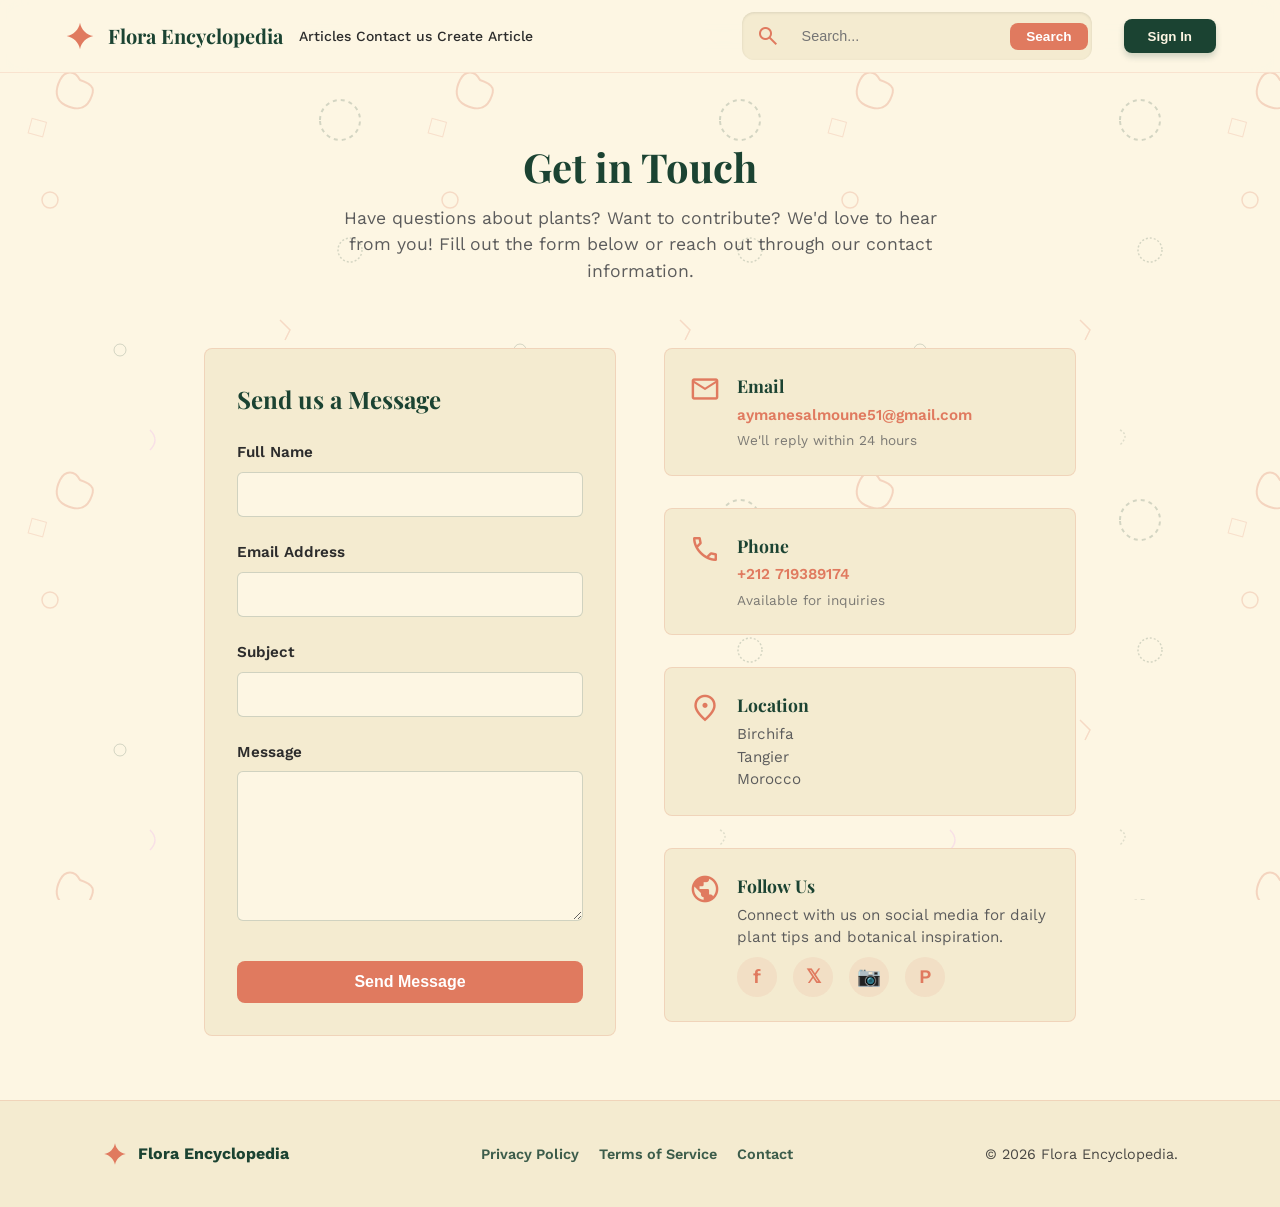
<file: src/2/contact.html>
<!DOCTYPE html>
<html lang="en">
<head>
    <meta charset="UTF-8">
    <meta name="viewport" content="width=device-width, initial-scale=1.0">
    <title>Contact Us - Flora Encyclopedia</title>
    <link rel="stylesheet" href="style.css">
    <link rel="stylesheet" href="contact.css">
    <link rel="stylesheet" href="search-dropdown.css">
    <link href="https://fonts.googleapis.com/css2?family=Work+Sans:wght@400;500;700;900&family=Playfair+Display:ital,wght@0,400;0,700;1,400&display=swap" rel="stylesheet">
    <link href="https://fonts.googleapis.com/css2?family=Material+Symbols+Outlined" rel="stylesheet">
</head>
<body>
    <div class="doodle-overlay"></div>

    <div class="page-wrapper">
        <header class="main-header">
            <div class="logo-group">
                <svg class="logo-icon" fill="none" viewBox="0 0 48 48">
                    <path d="M24 4C25.7818 14.2173 33.7827 22.2182 44 24C33.7827 25.7818 25.7818 33.7827 24 44C22.2182 33.7827 14.2173 25.7818 4 24C14.2173 22.2182 22.2182 14.2173 24 4Z" fill="currentColor"></path>
                </svg>
                <h2 class="site-title">Flora Encyclopedia</h2>
            </div>
            
            <nav class="desktop-nav">
                <a href="index.php">Articles</a>
                <a href="contact.html">Contact us</a>
                <a href="create.php">Create Article</a>
            </nav>
            
            <div class="search-box header-search">
                <span class="material-symbols-outlined search-icon">search</span>
                <div class="search-container">
                    <input type="text" id="contact-search-input" placeholder="Search..." autocomplete="off">
                    <div id="contact-search-dropdown" class="search-dropdown"></div>
                </div>
                <button class="btn-explore" id="contact-search-btn">Search</button>
            </div>
            
            <button class="btn-signin">Sign In</button>
        </header>

        <main class="contact-container">
            <section class="contact-header">
                <h1>Get in Touch</h1>
                <p>Have questions about plants? Want to contribute? We'd love to hear from you! Fill out the form below or reach out through our contact information.</p>
            </section>

            <div class="contact-content">
                <!-- Contact Form -->
                <div class="contact-form">
                    <h2>Send us a Message</h2>
                    <form>
                        <div class="form-group">
                            <label for="name">Full Name</label>
                            <input type="text" id="name" name="name" required>
                        </div>

                        <div class="form-group">
                            <label for="email">Email Address</label>
                            <input type="email" id="email" name="email" required>
                        </div>

                        <div class="form-group">
                            <label for="subject">Subject</label>
                            <input type="text" id="subject" name="subject" required>
                        </div>

                        <div class="form-group">
                            <label for="message">Message</label>
                            <textarea id="message" name="message" required></textarea>
                        </div>

                        <button type="submit" class="btn-submit">Send Message</button>
                    </form>
                </div>

                <!-- Contact Info -->
                <div class="contact-info">
                    <div class="info-card">
                        <span class="material-symbols-outlined icon">mail</span>
                        <div>
                            <h3>Email</h3>
                            <p><a href="mailto:aymanesalmoune51@gmail.com">aymanesalmoune51@gmail.com</a></p>
                            <p style="font-size: 0.85rem; color: rgba(92, 92, 92, 0.8); margin-top: 0.25rem;">We'll reply within 24 hours</p>
                        </div>
                    </div>

                    <div class="info-card">
                        <span class="material-symbols-outlined icon">phone</span>
                        <div>
                            <h3>Phone</h3>
                            <p><a href="tel:+212719389174">+212 719389174</a></p>
                            <p style="font-size: 0.85rem; color: rgba(92, 92, 92, 0.8); margin-top: 0.25rem;">Available for inquiries</p>
                        </div>
                    </div>

                    <div class="info-card">
                        <span class="material-symbols-outlined icon">location_on</span>
                        <div>
                            <h3>Location</h3>
                            <p>Birchifa<br>Tangier<br>Morocco</p>
                        </div>
                    </div>

                    <div class="info-card">
                        <span class="material-symbols-outlined icon">public</span>
                        <div>
                            <h3>Follow Us</h3>
                            <p>Connect with us on social media for daily plant tips and botanical inspiration.</p>
                            <div class="social-links">
                                <a href="#" title="Facebook">f</a>
                                <a href="#" title="Twitter">𝕏</a>
                                <a href="#" title="Instagram">📷</a>
                                <a href="#" title="Pinterest">P</a>
                            </div>
                        </div>
                    </div>
                </div>
            </div>

            <!-- FAQ Section
            <section class="faq-section">
                <h2>Frequently Asked Questions</h2>
                
                <div class="faq-item">
                    <h3>How can I contribute articles to Flora Encyclopedia?</h3>
                    <p>We welcome contributions from botanists, gardeners, and plant enthusiasts! Please email us at contribute@floraencyclopedia.com with your article proposal, including the plant species you'd like to feature and your expertise in that area.</p>
                </div>

                <div class="faq-item">
                    <h3>What should I do if I find incorrect information?</h3>
                    <p>We strive for accuracy in all our articles. If you notice any errors or outdated information, please contact us immediately with details about the issue and we'll investigate and correct it right away.</p>
                </div>

                <div class="faq-item">
                    <h3>Can I use images from the site in my project?</h3>
                    <p>All images on Flora Encyclopedia are used with proper permissions. For usage rights and licensing information, please contact our team. Most images are available for educational and non-commercial use with proper attribution.</p>
                </div>

                <div class="faq-item">
                    <h3>How often are new articles published?</h3>
                    <p>We publish new articles regularly, typically 2-3 new pieces every week. Subscribe to our newsletter to stay updated with the latest botanical discoveries and plant care guides.</p>
                </div>

                <div class="faq-item">
                    <h3>Do you offer consultations or expert advice?</h3>
                    <p>Yes! For personalized plant advice and consultations, please contact our expert team. We offer paid consulting services for gardeners, landscapers, and botanical projects.</p>
                </div>
            </section> -->
        </main>

        <footer class="main-footer">
            <div class="footer-content">
                <div class="footer-logo">
                    <svg class="logo-icon mini" fill="none" viewBox="0 0 48 48"><path d="M24 4C25.7818 14.2173 33.7827 22.2182 44 24C33.7827 25.7818 25.7818 33.7827 24 44C22.2182 33.7827 14.2173 25.7818 4 24C14.2173 22.2182 22.2182 14.2173 24 4Z" fill="currentColor"></path></svg>
                    <span>Flora Encyclopedia</span>
                </div>
                <div class="footer-links">
                    <a href="#">Privacy Policy</a>
                    <a href="#">Terms of Service</a>
                    <a href="contact.html">Contact</a>
                </div>
                <p class="copyright">© 2026 Flora Encyclopedia.</p>
            </div>
        </footer>
    </div>
</body>
<script>
// Search dropdown functionality
function setupSearchDropdown(inputId, dropdownId, buttonId) {
    const input = document.getElementById(inputId);
    const dropdown = document.getElementById(dropdownId);
    const button = document.getElementById(buttonId);

    input.addEventListener('input', async (e) => {
        const query = e.target.value.trim();
        
        if (query.length < 2) {
            dropdown.classList.remove('active');
            return;
        }

        try {
            const response = await fetch('search-api.php?q=' + encodeURIComponent(query));
            const results = await response.json();

            if (results.length === 0) {
                dropdown.innerHTML = '<div class="search-no-results">No articles found</div>';
            } else {
                dropdown.innerHTML = results.map(article => `
                    <a href="article_page.php?id=${article.id}" class="search-result-item">
                        <img src="${article.image_path ? article.image_path : '../../assets/imgs/placeholder.jpg'}" alt="${article.title}" class="search-result-img">
                        <div class="search-result-content">
                            <div class="search-result-title">${article.title}</div>
                            <div class="search-result-category">${article.category_name}</div>
                        </div>
                    </a>
                `).join('');
            }
            dropdown.classList.add('active');
        } catch (error) {
            console.error('Search error:', error);
        }
    });

    // Close dropdown when clicking outside
    document.addEventListener('click', (e) => {
        if (e.target !== input && !dropdown.contains(e.target)) {
            dropdown.classList.remove('active');
        }
    });

    // Handle button click
    button.addEventListener('click', (e) => {
        if (input.value.trim()) {
            window.location.href = 'index.php?search=' + encodeURIComponent(input.value);
        }
    });

    // Handle Enter key
    input.addEventListener('keypress', (e) => {
        if (e.key === 'Enter' && input.value.trim()) {
            window.location.href = 'index.php?search=' + encodeURIComponent(input.value);
        }
    });
}

// Initialize search dropdown
setupSearchDropdown('contact-search-input', 'contact-search-dropdown', 'contact-search-btn');
</script>
</html>
</file>
<file: src/2/style.css>
/* Variables & Setup */
:root {
    --primary: #1b4332;
    --accent: #e07a5f;
    --highlight: #e883fa;
    --paper: #fdf6e3;
    --paper-dark: #f4ebd0;
    --neutral-600: #5c5c5c;
    --neutral-800: #2c2c2c;
    --font-display: 'Playfair Display', serif;
    --font-body: 'Work Sans', sans-serif;
}

* {
    box-sizing: border-box;
    margin: 0;
    padding: 0;
}

body {
    background-color: var(--paper);
    color: var(--neutral-800);
    font-family: var(--font-body);
    line-height: 1.5;
    overflow-x: hidden;
}

/* Scrollbar */
::-webkit-scrollbar { width: 8px; }
::-webkit-scrollbar-track { background: var(--paper); }
::-webkit-scrollbar-thumb { 
    background: var(--accent); 
    border-radius: 4px; 
}
::-webkit-scrollbar-thumb:hover { background: var(--primary); }

/* Doodle Pattern Background */
.doodle-overlay {
    position: fixed;
    inset: 0;
    background-image: url("data:image/svg+xml,%3Csvg width='400' height='400' viewBox='0 0 400 400' xmlns='http://www.w3.org/2000/svg'%3E%3Cg fill='none' fill-rule='evenodd'%3E%3Cpath d='M80 80c-5-10-15-10-20 0s-5 20 5 25 20 5 25-5 5-15-10-20z' stroke='%23e07a5f' stroke-width='2' opacity='0.3'/%3E%3Cpath d='M320 120c0-12 10-20 20-20s20 8 20 20-10 20-20 20-20-8-20-20z' stroke='%231b4332' stroke-width='2' stroke-dasharray='4 4' opacity='0.2'/%3E%3Ccircle cx='50' cy='200' r='8' stroke='%23e07a5f' stroke-width='1.5' opacity='0.25'/%3E%3Ccircle cx='350' cy='250' r='12' stroke='%231b4332' stroke-width='1.5' stroke-dasharray='2 2' opacity='0.2'/%3E%3Cpath d='M150 30 Q160 40 150 50' stroke='%23e883fa' stroke-width='1.5' opacity='0.2'/%3E%3Cpath d='M280 320 L290 330 L285 340' stroke='%23e07a5f' stroke-width='1.5' opacity='0.25'/%3E%3Ccircle cx='120' cy='350' r='6' stroke='%231b4332' stroke-width='1' opacity='0.2'/%3E%3Cpath d='M320 30 Q330 35 320 45' stroke='%231b4332' stroke-width='1.5' stroke-dasharray='2 2' opacity='0.15'/%3E%3Crect x='30' y='120' width='15' height='15' stroke='%23e07a5f' stroke-width='1' opacity='0.2' transform='rotate(15 37 127)'/%3E%3Cpath d='M200 80 M205 85 M200 90' stroke='%23e883fa' stroke-width='1' opacity='0.25'/%3E%3C/g%3E%3C/svg%3E");
    opacity: 0.9;
    pointer-events: none;
    z-index: -1;
}

.page-wrapper {
    position: relative;
    z-index: 10;
    width: 100%; 
    min-height: 100vh;
    display: flex;
    flex-direction: column;
}

/* Header */
.main-header {
    display: flex;
    justify-content: space-between;
    align-items: center;
    padding: 0.75rem 5%; /* Tightened padding for a sleeker look */
    gap: 1rem;
    
    /* Transparency & Blur */
    background: rgba(253, 246, 227, 0.75);
    backdrop-filter: blur(12px);
    -webkit-backdrop-filter: blur(12px); 
    
    border-bottom: 1px solid rgba(224, 122, 95, 0.15);
    position: sticky;
    top: 0;
    z-index: 100;
    width: 100%; 
    left: 0;
}

.logo-group {
    display: flex;
    align-items: center;
    gap: 0.75rem;
    color: var(--primary);
    flex-shrink: 0;
}

.logo-icon { width: 32px; height: 32px; color: var(--accent); }
.site-title { font-family: var(--font-display); font-weight: 700; font-size: 1.25rem; }

.desktop-nav {
    justify-content: flex-end; /* Pushes links toward the search bar */
    flex: 1; 
    gap: 1.5rem; /* Reduced gap to make room for search */
}
.desktop-nav a {
    text-decoration: none;
    color: var(--neutral-800);
    font-size: 0.875rem;
    font-weight: 500;
    transition: color 0.3s;
    white-space: nowrap;
}

.desktop-nav a:hover { text-decoration: underline; }

.btn-signin {
    background: var(--primary);
    color: var(--paper);
    padding: 0.6rem 1.5rem;
    border: none;
    border-radius: 8px;
    font-weight: 700;
    cursor: pointer;
    box-shadow: 0 4px 6px rgba(27, 67, 50, 0.2);
    transition: background 0.2s ease, transform 0.2s ease, box-shadow 0.2s ease;
    flex-shrink: 0;
}

.btn-signin:hover {
    filter: brightness(1.1);
    transform: translateY(-1px);
    box-shadow: 0 6px 12px rgba(27, 67, 50, 0.3);
}
/* header search  */
.header-search {
    flex: 0 1 350px; 
    margin: 0 1rem;  
}

.header-search input {
    padding: 8px; 
    font-size: 0.9rem;
    width: 100%;
}
.header-search .btn-explore {
    padding: 6px 16px; 
    font-size: 0.85rem;
}

/* Hero Section */
.content-container {
    max-width: 80rem;
    margin: 0 auto;
    padding: 3rem 5%;
    width: 100%;
}

.hero {
    display: flex;
    flex-wrap: wrap-reverse;
    gap: 4rem;
    align-items: center;
    margin-bottom: 4rem;
}

.hero-text { flex: 1; min-width: 300px; }

.hero-title {
    font-family: var(--font-display);
    font-size: 4rem;
    line-height: 1.1;
    margin-bottom: 1.5rem;
    color: var(--primary);
}

.gradient-text {
    background: linear-gradient(to right, var(--accent), var(--highlight));
    background-clip: border-box;
    -webkit-background-clip: text;
    -webkit-text-fill-color: transparent;
    font-style: normal;
}

.hero-description {
    font-size: 1.125rem;
    color: var(--neutral-600);
    border-left: 4px solid rgba(224, 122, 95, 0.3);
    padding-left: 1rem;
    margin-bottom: 2rem;
}

.popular-text {
    font-size: 0.85rem;
    color: var(--neutral-600);
    margin-top: 1rem;
}

.popular-text a {
    text-decoration: none;
    color: var(--accent);
    font-weight: 500;
    transition: color 0.2s ease;
}

.popular-text a:hover {
    text-decoration: underline;
}

.search-box {
    display: flex;
    align-items: center;
    background: var(--paper-dark);
    padding: 4px;
    border-radius: 12px;
    box-shadow: inset 0 1px 3px rgba(0,0,0,0.1);
    transition: all 0.3s ease;
}

.search-icon { padding: 0 10px; color: var(--accent); }

.search-box input {
    flex: 1;
    background: transparent;
    border: none;
    padding: 12px;
    outline: none;
}

.btn-explore {
    background: var(--accent);
    color: white;
    border: none;
    padding: 10px 24px;
    border-radius: 8px;
    font-weight: 700;
    cursor: pointer;
    transition: background 0.2s ease, transform 0.2s ease, box-shadow 0.2s ease;
}

.btn-explore:hover {
    filter: brightness(1.08);
    transform: translateY(-1px);
    box-shadow: 0 6px 12px rgba(27, 67, 50, 0.25);
}

.hero-image-wrapper { flex: 1; display: flex; justify-content: center; }

.photo-frame {
    border: 8px solid white;
    box-shadow: 0 20px 40px rgba(27, 67, 50, 0.15);
    transform: rotate(1deg);
    max-width: 450px;
    transition: transform 0.7s;
}

.photo-frame img { width: 100%; display: block; filter: sepia(0.2); }

.photo-frame:hover { transform: rotate(0) scale(1.02); }

/* Article Grid */
.articles-section{
    margin: 4rem 0rem;
}

.category-section {
    margin: 1.5rem 0;
}

.section-header {
    display: flex;
    justify-content: space-between;
    align-items: flex-end;
    border-bottom: 1px solid rgba(224, 122, 95, 0.2);
    padding-bottom: 1rem;
    margin-bottom: 2rem;
}

.section-title { font-family: var(--font-display); font-size: 2.25rem; position: relative; color: var(--primary); }

.section-title::after {
    content: '';
    position: absolute;
    bottom: -1rem;
    left: 0;
    width: 60px;
    height: 4px;
    background: var(--highlight);
    border-radius: 2px;
}

.view-all {
    text-decoration: none;
    color: var(--accent);
    font-weight: 500;
    font-size: 0.9rem;
    display: flex;
    align-items: center;
    gap: 0.35rem;
    transition: color 0.2s ease;
}

.view-all:hover {
    text-decoration: underline;
}

.view-all .material-symbols-outlined {
    font-size: 1rem;
}

.article-grid {
    display: grid;
    grid-template-columns: repeat(auto-fit, minmax(300px, 1fr));
    gap: 1.5rem;
    align-items: stretch;
}

.card {
    background: var(--paper-dark);
    border-radius: 4px;
    overflow: hidden;
    border: 1px solid rgba(224, 122, 95, 0.3);
    transition: transform 0.3s, box-shadow 0.3s;
    position: relative;
    cursor: pointer;
    display: flex;
    flex-direction: column;
}

.card:hover { 
    transform: translateY(-5px); 
    box-shadow: 0 10px 20px rgba(0,0,0,0.05); 
}

.card:hover h3 {
    color: var(--highlight);
}

.card:hover .read-link {
    color: var(--highlight);
}

.card-img-container { height: 200px; overflow: hidden; }

.card-img-container img { 
    width: 100%; 
    height: 100%; 
    object-fit: cover;
    transition: transform 0.3s ease;
}

.card:hover .card-img-container img {
    transform: scale(1.08);
}

.card-body { 
    padding: 1.25rem;
    display: flex;
    flex-direction: column;
    flex: 1;
}

.card-body h3 {
    transition: color 0.2s ease;
}

.card-body p {
    display: -webkit-box;
    -webkit-line-clamp: 2;
    -webkit-box-orient: vertical;
    overflow: hidden;
    text-overflow: ellipsis;
}

.card-meta { display: flex; align-items: center; gap: 0.5rem; margin-bottom: 1rem; }

.read-time { font-size: 0.75rem; font-weight: 400; color: var(--neutral-600); }

.badge { font-size: 0.7rem; font-weight: 700; padding: 2px 8px; border-radius: 99px; }

.flower { background: rgba(224, 122, 95, 0.1); color: var(--accent); }

.read-link {
    text-decoration: none;
    color: var(--accent);
    font-weight: 700;
    font-size: 0.8rem;
    display: flex;
    align-items: center;
    gap: 5px;
    margin-top: auto;
    transition: color 0.2s ease;
    position: relative;
    z-index: 1;
}

/* Category Grid */
.category-grid {
    display: flex;
    flex-wrap: wrap;
    gap: 1rem;
    margin: 1.5rem 0;
    justify-content: flex-start;
}

.category-card {
    display: flex;
    flex-direction: row;
    align-items: center;
    justify-content: flex-start;
    text-decoration: none;
    color: var(--neutral-800);
    padding: 0.75rem 1.2rem;
    background: var(--paper-dark);
    border: 1px solid rgba(27, 67, 50, 0.12);
    gap: 0.8rem;
    transition: all 0.3s ease;
    max-width: 200px;
}

.category-card h3 {
    font-family: var(--font-display);
    font-size: 0.95rem;
    font-weight: 600;
    margin: 0;
    text-align: center;
    white-space: nowrap;
}

.category-card .material-symbols-outlined {
    font-size: 1.25rem;
    width: 32px;
    height: 32px;
    display: flex;
    align-items: center;
    justify-content: center;
    background: rgba(27, 67, 50, 0.08);
    border-radius: 50%;
    color: var(--accent);
    transition: all 0.3s ease;
    flex-shrink: 0;
}

.category-card:hover {
    border-color: var(--accent);
    box-shadow: 0 4px 12px rgba(224, 122, 95, 0.15);
}

.category-card:hover .material-symbols-outlined {
    background: rgba(224, 122, 95, 0.15);
    color: var(--accent);
}

.category-card:hover h3 {
    color: var(--accent);
}

/* Footer */
.main-footer {
    background: var(--paper-dark);
    color: #2c2c2c;
    padding: 2.5rem 8%;
    border-top: 1px solid rgba(224, 122, 95, 0.2);
}

.footer-content {
    max-width: 1100px;
    margin: 0 auto;
    display: flex;
    flex-direction: row;
    flex-wrap: wrap;
    justify-content: space-between;
    align-items: center;
    gap: 1rem;
    width: 100%;
}

.footer-logo {
    display: flex;
    align-items: center;
    gap: 0.6rem;
    color: var(--primary);
    font-weight: 700;
    font-size: 1rem;
}

.footer-logo .logo-icon.mini { width: 26px; height: 26px; color: var(--accent); }

.footer-links {
    display: flex;
    gap: 1.25rem;
    flex-wrap: wrap;
    justify-content: center;
}

.footer-links a {
    color: rgba(27, 67, 50, 0.85);
    font-size: 0.90rem;
    text-decoration: none;
    font-weight: 600;
    transition: color 0.2s ease;
}

.footer-links a:hover { text-decoration: underline; }

.footer-content .copyright {
    color: rgba(44, 44, 44, 0.85);
    font-size: 0.9rem;
    margin: 0;
}

@media (max-width: 768px) {
    .footer-content {
        flex-direction: column;
        align-items: center;
        text-align: center;
    }
    .footer-links { justify-content: center; }
}
</file>
<file: src/2/contact.css>
/* Contact Page Styles */
.contact-header {
    text-align: center;
    padding: 2rem 5%;
    margin: 2rem 0;
}

.contact-header h1 {
    font-family: var(--font-display);
    font-size: 2.5rem;
    color: var(--primary);
    margin-bottom: 0.5rem;
}

.contact-header p {
    font-size: 1.1rem;
    color: var(--neutral-600);
    max-width: 600px;
    margin: 0 auto;
}

.contact-container {
    max-width: 1000px;
    margin: 0 auto;
    padding: 0 5%;
}

.contact-content {
    display: grid;
    grid-template-columns: 1fr 1fr;
    gap: 3rem;
    margin-bottom: 4rem;
}

.contact-form {
    background: var(--paper-dark);
    padding: 2rem;
    border-radius: 8px;
    border: 1px solid rgba(224, 122, 95, 0.2);
}

.contact-form h2 {
    font-family: var(--font-display);
    font-size: 1.5rem;
    color: var(--primary);
    margin-bottom: 1.5rem;
}

.form-group {
    margin-bottom: 1.5rem;
    display: flex;
    flex-direction: column;
}

.form-group label {
    font-weight: 600;
    color: var(--neutral-800);
    margin-bottom: 0.5rem;
    font-size: 0.95rem;
}

.form-group input,
.form-group textarea {
    padding: 12px;
    border: 1px solid rgba(27, 67, 50, 0.2);
    border-radius: 6px;
    font-family: var(--font-body);
    font-size: 1rem;
    background: var(--paper);
    color: var(--neutral-800);
    transition: border-color 0.2s ease, box-shadow 0.2s ease;
}

.form-group input:focus,
.form-group textarea:focus {
    outline: none;
    border-color: var(--accent);
    box-shadow: 0 0 0 3px rgba(224, 122, 95, 0.1);
}

.form-group textarea {
    resize: vertical;
    min-height: 150px;
}

.btn-submit {
    background: var(--accent);
    color: white;
    padding: 12px 28px;
    border: none;
    border-radius: 8px;
    font-weight: 700;
    font-size: 1rem;
    cursor: pointer;
    transition: background 0.2s ease, transform 0.2s ease, box-shadow 0.2s ease;
    width: 100%;
    margin-top: 1rem;
}

.btn-submit:hover {
    filter: brightness(1.08);
    transform: translateY(-2px);
    box-shadow: 0 6px 12px rgba(224, 122, 95, 0.3);
}

.contact-info {
    display: flex;
    flex-direction: column;
    gap: 2rem;
}

.info-card {
    background: var(--paper-dark);
    padding: 1.5rem;
    border-radius: 8px;
    border: 1px solid rgba(224, 122, 95, 0.2);
    display: flex;
    gap: 1rem;
}

.info-card .icon {
    font-size: 2rem;
    color: var(--accent);
    flex-shrink: 0;
}

.info-card h3 {
    font-family: var(--font-display);
    font-size: 1.1rem;
    color: var(--primary);
    margin-bottom: 0.25rem;
}

.info-card p {
    color: var(--neutral-600);
    font-size: 0.95rem;
    margin: 0;
}

.info-card a {
    color: var(--accent);
    text-decoration: none;
    font-weight: 600;
    transition: color 0.2s ease;
}

.info-card a:hover {
    text-decoration: underline;
}

.social-links {
    display: flex;
    gap: 1rem;
    margin-top: 0.5rem;
}

.social-links a {
    display: inline-flex;
    align-items: center;
    justify-content: center;
    width: 40px;
    height: 40px;
    background: rgba(224, 122, 95, 0.1);
    border-radius: 50%;
    color: var(--accent);
    text-decoration: none;
    font-size: 1.2rem;
    transition: all 0.2s ease;
}

.social-links a:hover {
    background: var(--accent);
    color: white;
    transform: translateY(-2px);
}

.faq-section {
    margin-top: 4rem;
    padding: 2rem;
    background: var(--paper-dark);
    border-radius: 8px;
    border: 1px solid rgba(224, 122, 95, 0.2);
}

.faq-section h2 {
    font-family: var(--font-display);
    font-size: 1.75rem;
    color: var(--primary);
    margin-bottom: 2rem;
    text-align: center;
}

.faq-item {
    margin-bottom: 1.5rem;
    padding-bottom: 1.5rem;
    border-bottom: 1px solid rgba(224, 122, 95, 0.1);
}

.faq-item:last-child {
    border-bottom: none;
    margin-bottom: 0;
    padding-bottom: 0;
}

.faq-item h3 {
    font-family: var(--font-display);
    color: var(--primary);
    margin-bottom: 0.5rem;
    cursor: pointer;
    transition: color 0.2s ease;
}

.faq-item h3:hover {
    color: var(--accent);
}

.faq-item p {
    color: var(--neutral-600);
    font-size: 0.95rem;
    margin: 0;
    line-height: 1.6;
}

@media (max-width: 768px) {
    .contact-content {
        grid-template-columns: 1fr;
        gap: 2rem;
    }

    .contact-header h1 {
        font-size: 2rem;
    }

    .contact-form {
        padding: 1.5rem;
    }
}
</file>
<file: src/2/search-dropdown.css>
/* Search Dropdown Styles */

.search-container {
    position: relative;
    flex: 1;
}

.search-dropdown {
    position: absolute;
    top: 100%;
    left: 0;
    right: 0;
    background: white;
    border: 1px solid var(--paper-dark);
    border-top: none;
    border-radius: 0 0 4px 4px;
    max-height: 400px;
    overflow-y: auto;
    display: none;
    z-index: 1000;
    box-shadow: 0 4px 12px rgba(0, 0, 0, 0.1);
}

.search-dropdown.active {
    display: block;
}

.search-result-item {
    padding: 12px 14px;
    border-bottom: 1px solid var(--paper-dark);
    cursor: pointer;
    transition: background-color 0.2s;
    text-decoration: none;
    color: inherit;
    display: flex;
    gap: 12px;
    align-items: center;
}

.search-result-item:last-child {
    border-bottom: none;
}

.search-result-item:hover {
    background-color: var(--paper-dark);
}

.search-result-img {
    width: 50px;
    height: 50px;
    object-fit: cover;
    border-radius: 4px;
    background-color: var(--paper-dark);
}

.search-result-content {
    flex: 1;
    min-width: 0;
}

.search-result-title {
    font-weight: 600;
    color: var(--primary);
    white-space: nowrap;
    overflow: hidden;
    text-overflow: ellipsis;
    margin-bottom: 4px;
}

.search-result-category {
    font-size: 0.8rem;
    color: var(--accent);
    font-weight: 500;
}

.search-no-results {
    padding: 16px 14px;
    text-align: center;
    color: var(--neutral-600);
    font-size: 0.9rem;
}
</file>
